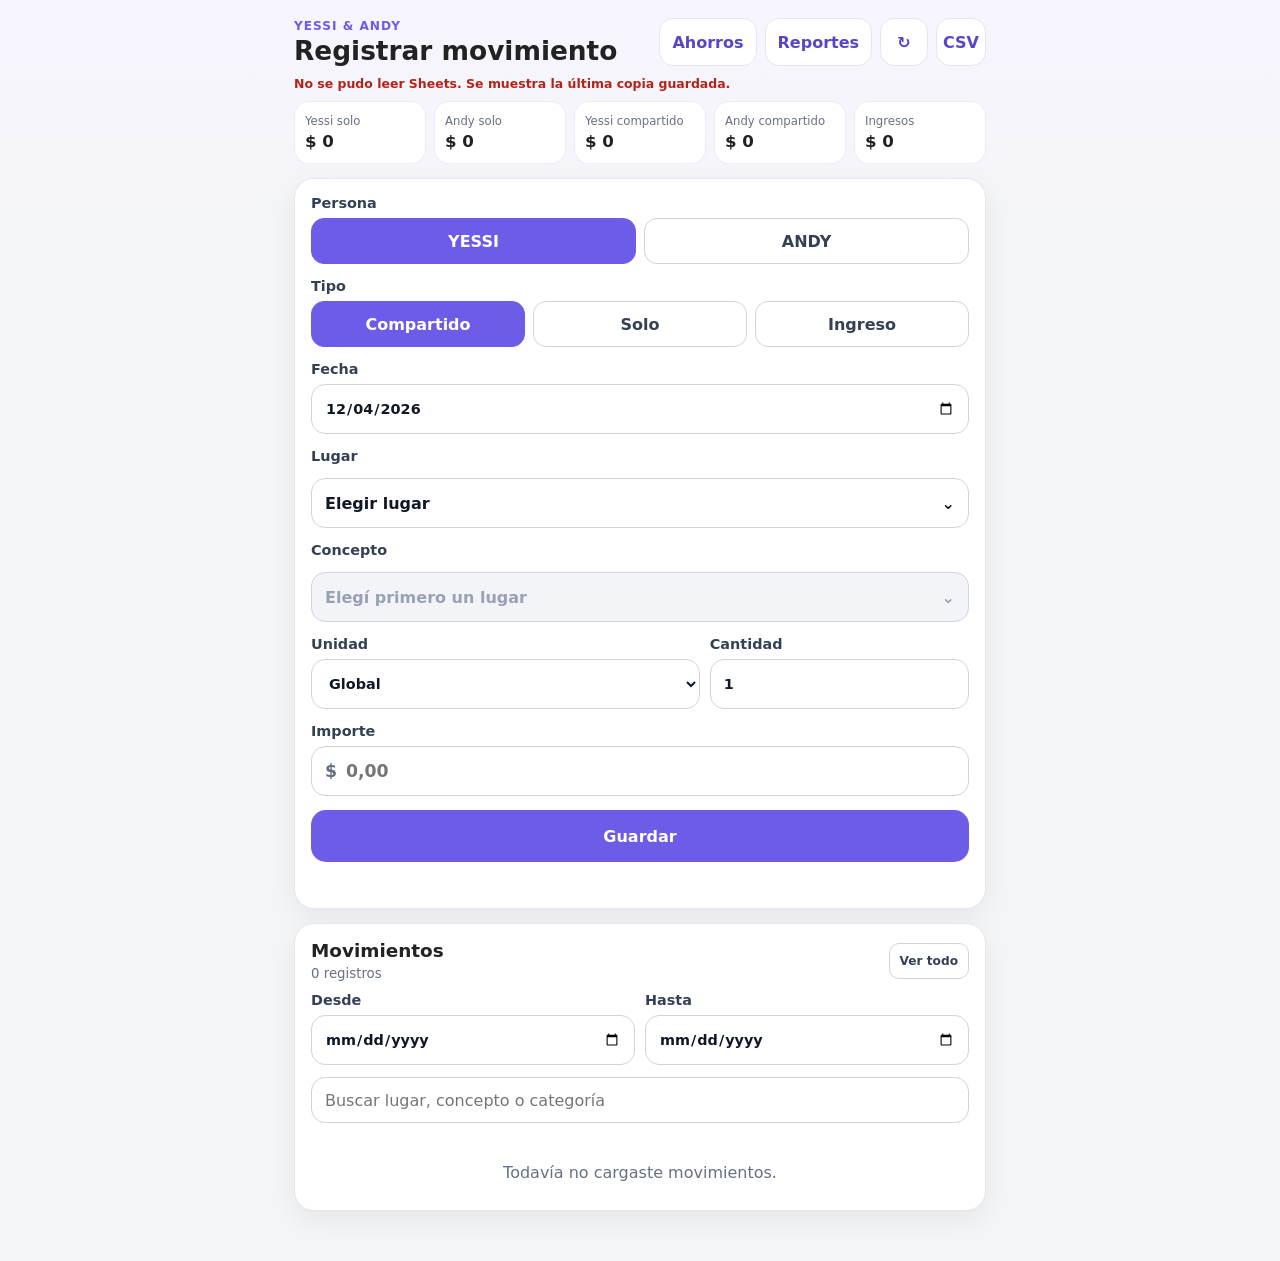
<file: index.html>
<!DOCTYPE html>
<html lang="es">
<head>
  <meta charset="UTF-8" />
  <meta name="viewport" content="width=device-width, initial-scale=1.0, viewport-fit=cover" />
  <meta name="theme-color" content="#6c5ce7" />
  <title>Gastos Yessi & Andy</title>
  <link rel="stylesheet" href="styles.css" />
</head>
<body>
  <main class="app-shell">
    <header class="topbar">
      <div>
        <p class="eyebrow">Yessi & Andy</p>
        <h1>Registrar movimiento</h1>
      </div>
      <div class="header-actions">
        <a class="icon-btn nav-link" href="ahorros.html">Ahorros</a>
        <a class="icon-btn nav-link" href="reportes.html">Reportes</a>
        <button id="sincronizarBtn" class="icon-btn" type="button" aria-label="Actualizar datos">↻</button>
        <button id="exportarBtn" class="icon-btn" type="button">CSV</button>
      </div>
    </header>

    <p id="estadoSync" class="sync-status">Conectando con Google Sheets…</p>
    <section class="summary-strip summary-five">
      <article><span>Yessi solo</span><strong id="totalYessiSolo">$ 0</strong></article>
      <article><span>Andy solo</span><strong id="totalAndySolo">$ 0</strong></article>
      <article><span>Yessi compartido</span><strong id="totalYessiCompartido">$ 0</strong></article>
      <article><span>Andy compartido</span><strong id="totalAndyCompartido">$ 0</strong></article>
      <article><span>Ingresos</span><strong id="totalIngresos">$ 0</strong></article>
    </section>

    <section class="panel">
      <form id="gastoForm" autocomplete="off">
        <input type="hidden" id="registroId" />

        <div>
          <span class="field-title">Persona</span>
          <div class="segmented" id="personaSelector">
            <button type="button" data-value="Yessi" class="active">YESSI</button>
            <button type="button" data-value="Andy">ANDY</button>
          </div>
        </div>

        <div>
          <span class="field-title">Tipo</span>
          <div class="segmented three" id="tipoSelector">
            <button type="button" data-value="Compartido" class="active">Compartido</button>
            <button type="button" data-value="Solo">Solo</button>
            <button type="button" data-value="Ingreso">Ingreso</button>
          </div>
        </div>

        <label>
          <span>Fecha</span>
          <input id="fecha" type="date" required />
        </label>

        <div class="picker-field">
          <span class="field-title">Lugar</span>
          <input id="lugar" type="hidden" required />
          <button id="abrirLugar" class="picker-button" type="button">
            <span id="lugarTexto">Elegir lugar</span>
            <span aria-hidden="true">⌄</span>
          </button>
        </div>

        <div class="picker-field">
          <span class="field-title">Concepto</span>
          <input id="concepto" type="hidden" required />
          <button id="abrirConcepto" class="picker-button" type="button" disabled>
            <span id="conceptoTexto">Elegí primero un lugar</span>
            <span aria-hidden="true">⌄</span>
          </button>
        </div>

        <div class="two-cols">
          <label>
            <span>Unidad</span>
            <select id="unidad" required>
              <option value="Global">Global</option>
              <option value="Unidad">Unidad</option>
              <option value="Kilogramo">Kilogramo</option>
              <option value="Litro">Litro</option>
              <option value="Docena">Docena</option>
              <option value="Metro">Metro</option>
              <option value="Hora">Hora</option>
              <option value="Otro">Otro</option>
            </select>
          </label>

          <label>
            <span>Cantidad</span>
            <input id="cantidad" type="number" min="0" step="0.01" value="1" required />
          </label>
        </div>

        <label>
          <span>Importe</span>
          <div class="money-field">
            <span>$</span>
            <input id="importe" type="number" min="0" step="0.01" inputmode="decimal" placeholder="0,00" required />
          </div>
        </label>

        <button id="guardarBtn" class="btn primary" type="submit">Guardar</button>
        <button id="cancelarBtn" class="btn ghost hidden" type="button">Cancelar edición</button>
        <p id="mensaje" class="message" aria-live="polite"></p>
      </form>
    </section>

    <section class="panel movements-panel">
      <div class="section-head">
        <div>
          <h2>Movimientos</h2>
          <small id="cantidadRegistros">0 registros</small>
        </div>
        <button id="limpiarFechasBtn" class="mini" type="button">Ver todo</button>
      </div>

      <div class="date-range">
        <label>
          <span>Desde</span>
          <input id="filtroDesde" type="date" />
        </label>
        <label>
          <span>Hasta</span>
          <input id="filtroHasta" type="date" />
        </label>
      </div>

      <input id="busqueda" class="search" type="search" placeholder="Buscar lugar, concepto o categoría" />
      <div id="listaRegistros" class="movement-list"></div>
      <div id="vacio" class="empty">Todavía no cargaste movimientos.</div>
    </section>
  </main>

  <template id="tarjetaTemplate">
    <article class="movement-card">
      <div class="movement-main">
        <div>
          <p data-campo="lugar" class="place"></p>
          <p data-campo="concepto" class="concept"></p>
          <div class="meta">
            <span data-campo="fecha"></span>
            <span data-campo="unidad"></span>
            <span data-campo="cantidad"></span>
          </div>
        </div>
        <strong data-campo="importe" class="amount"></strong>
      </div>
      <div class="movement-footer">
        <span data-campo="categoria" class="badge"></span>
        <div class="card-actions">
          <button type="button" class="mini editar">Editar</button>
          <button type="button" class="mini danger eliminar">Eliminar</button>
        </div>
      </div>
    </article>
  </template>


  <div id="selectorModal" class="modal hidden" role="dialog" aria-modal="true" aria-labelledby="modalTitulo">
    <div class="modal-backdrop" data-cerrar-modal></div>
    <section class="modal-sheet">
      <div class="modal-header">
        <div>
          <p class="eyebrow" id="modalEyebrow">Seleccionar</p>
          <h2 id="modalTitulo">Elegir</h2>
        </div>
        <button id="cerrarModal" class="modal-close" type="button" aria-label="Cerrar">×</button>
      </div>

      <input id="modalBusqueda" class="modal-search" type="search" placeholder="Buscar..." />
      <div id="modalFavoritos" class="quick-grid"></div>
      <div id="modalLista" class="option-list"></div>
      <button id="crearOpcion" class="btn ghost create-option hidden" type="button"></button>
    </section>
  </div>

  <script src="app.js"></script>
</body>
</html>
</file>
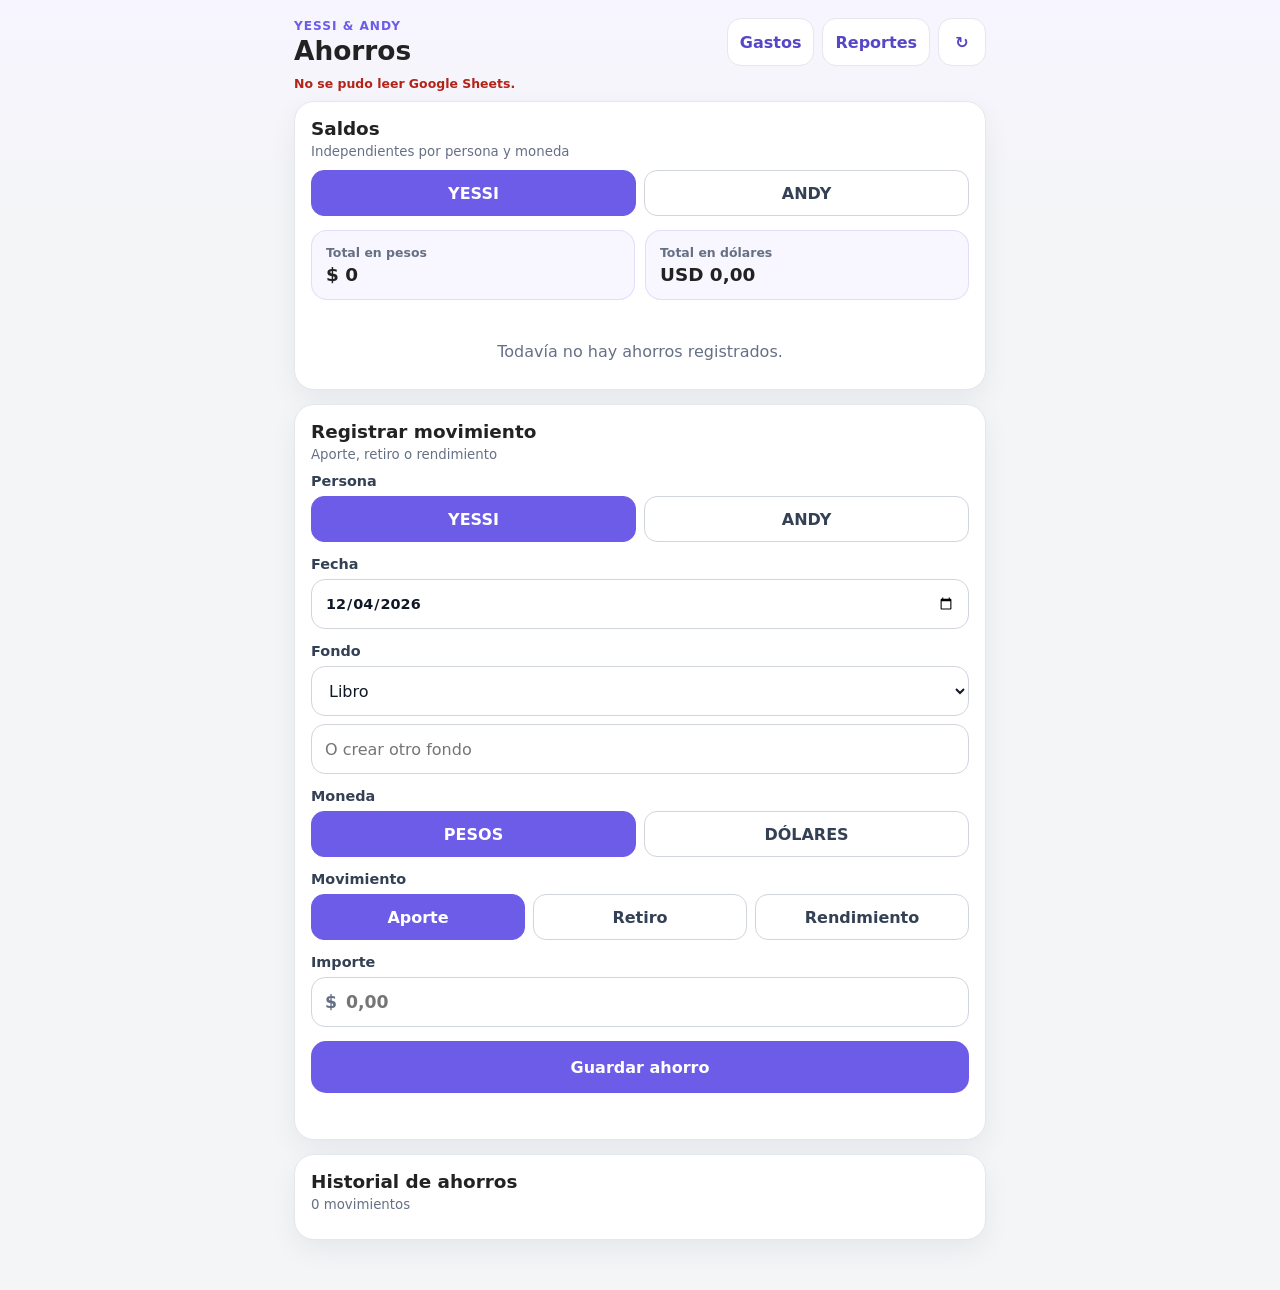
<file: ahorros.html>
<!DOCTYPE html>
<html lang="es">
<head>
  <meta charset="UTF-8" />
  <meta name="viewport" content="width=device-width, initial-scale=1.0, viewport-fit=cover" />
  <meta name="theme-color" content="#6c5ce7" />
  <title>Ahorros Yessi & Andy</title>
  <link rel="stylesheet" href="styles.css" />
</head>
<body>
  <main class="app-shell">
    <header class="topbar">
      <div>
        <p class="eyebrow">Yessi & Andy</p>
        <h1>Ahorros</h1>
      </div>
      <div class="header-actions">
        <a class="icon-btn nav-link" href="index.html">Gastos</a>
        <a class="icon-btn nav-link" href="reportes.html">Reportes</a>
        <button id="sincronizarBtn" class="icon-btn" type="button">↻</button>
      </div>
    </header>

    <p id="estadoSync" class="sync-status">Conectando con Google Sheets…</p>

    <section class="panel">
      <div class="section-head">
        <div>
          <h2>Saldos</h2>
          <small>Independientes por persona y moneda</small>
        </div>
      </div>

      <div class="segmented" id="personaResumenSelector">
        <button type="button" data-value="Yessi" class="active">YESSI</button>
        <button type="button" data-value="Andy">ANDY</button>
      </div>

      <section class="savings-total-grid" aria-label="Totales de ahorro">
        <article class="savings-total-card">
          <span>Total en pesos</span>
          <strong id="totalAhorroARS">$ 0</strong>
        </article>
        <article class="savings-total-card">
          <span>Total en dólares</span>
          <strong id="totalAhorroUSD">USD 0,00</strong>
        </article>
      </section>

      <div id="resumenAhorros" class="savings-summary savings-page-summary"></div>
      <div id="ahorrosVacio" class="empty">Todavía no hay ahorros registrados.</div>
    </section>

    <section class="panel">
      <div class="section-head">
        <div>
          <h2>Registrar movimiento</h2>
          <small>Aporte, retiro o rendimiento</small>
        </div>
      </div>

      <form id="ahorroForm" autocomplete="off">
        <div>
          <span class="field-title">Persona</span>
          <div class="segmented" id="personaAhorroSelector">
            <button type="button" data-value="Yessi" class="active">YESSI</button>
            <button type="button" data-value="Andy">ANDY</button>
          </div>
        </div>

        <label>
          <span>Fecha</span>
          <input id="fechaAhorro" type="date" required />
        </label>

        <div>
          <span class="field-title">Fondo</span>
          <div class="savings-fund-row">
            <select id="fondoAhorro">
              <option value="Libro">Libro</option>
              <option value="Salud">Salud</option>
              <option value="Casa">Casa</option>
              <option value="Libre">Libre</option>
              <option value="Dólares">Dólares</option>
            </select>
            <input id="fondoNuevo" type="text" placeholder="O crear otro fondo" />
          </div>
        </div>

        <div>
          <span class="field-title">Moneda</span>
          <div class="segmented" id="monedaAhorroSelector">
            <button type="button" data-value="ARS" class="active">PESOS</button>
            <button type="button" data-value="USD">DÓLARES</button>
          </div>
        </div>

        <div>
          <span class="field-title">Movimiento</span>
          <div class="segmented three" id="movimientoAhorroSelector">
            <button type="button" data-value="Aporte" class="active">Aporte</button>
            <button type="button" data-value="Retiro">Retiro</button>
            <button type="button" data-value="Rendimiento">Rendimiento</button>
          </div>
        </div>

        <label>
          <span>Importe</span>
          <div class="money-field">
            <span id="simboloMonedaAhorro">$</span>
            <input id="importeAhorro" type="number" min="0" step="0.01" inputmode="decimal" placeholder="0,00" required />
          </div>
        </label>

        <button id="guardarAhorroBtn" class="btn primary" type="submit">Guardar ahorro</button>
        <p id="mensajeAhorro" class="message" aria-live="polite"></p>
      </form>
    </section>

    <section class="panel">
      <div class="section-head">
        <div>
          <h2>Historial de ahorros</h2>
          <small id="cantidadAhorros">0 movimientos</small>
        </div>
      </div>
      <div id="listaAhorros" class="movement-list"></div>
    </section>
  </main>

  <script src="ahorros.js"></script>
</body>
</html>
</file>
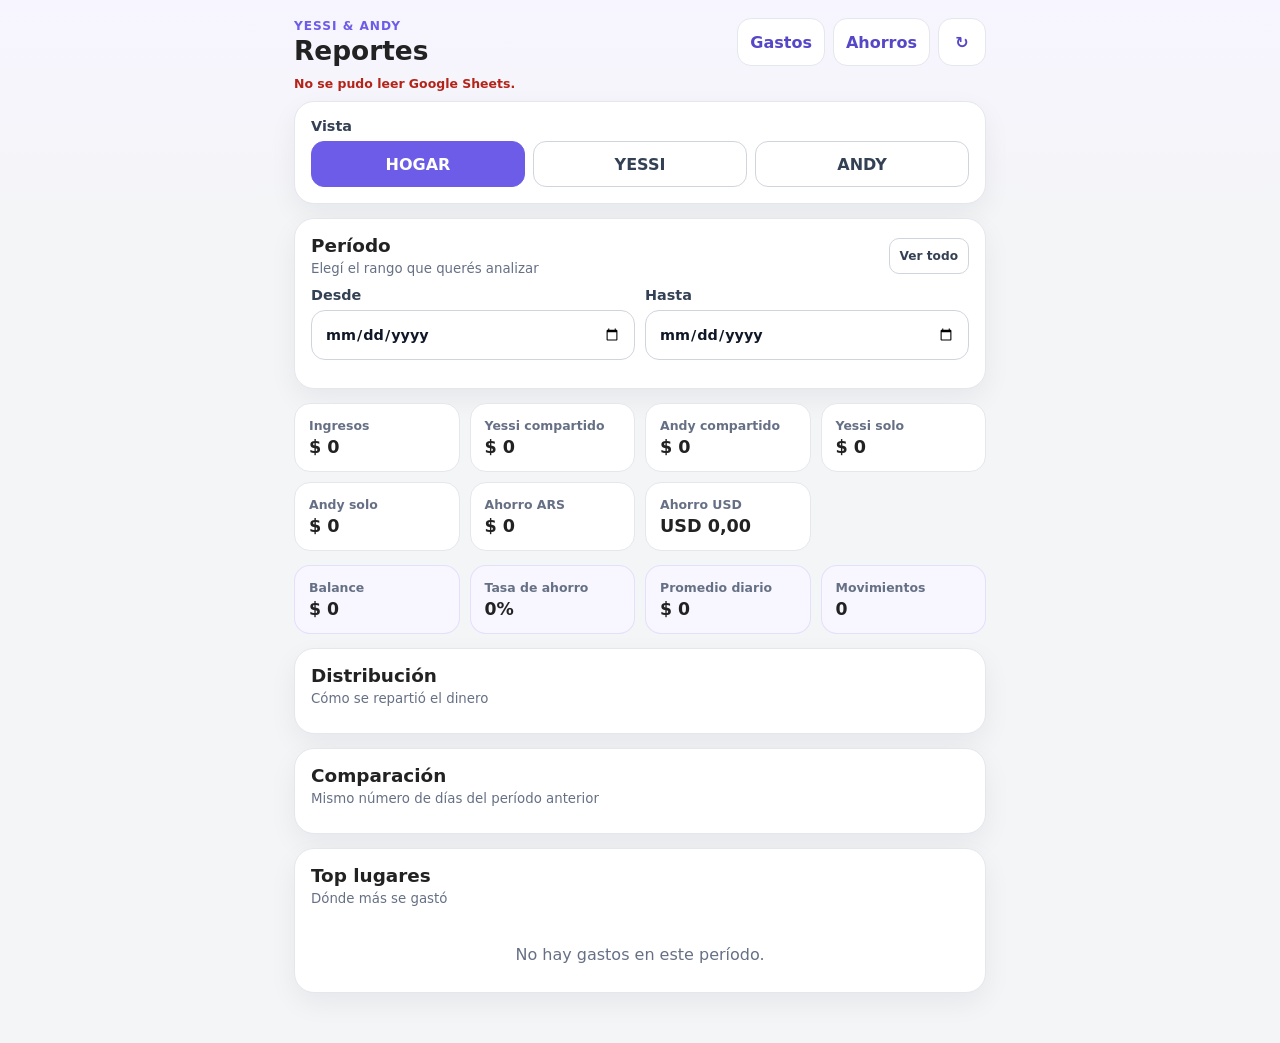
<file: reportes.html>
<!DOCTYPE html>
<html lang="es">
<head>
  <meta charset="UTF-8" />
  <meta name="viewport" content="width=device-width, initial-scale=1.0, viewport-fit=cover" />
  <meta name="theme-color" content="#6c5ce7" />
  <title>Reportes Yessi & Andy</title>
  <link rel="stylesheet" href="styles.css" />
</head>
<body>
  <main class="app-shell">
    <header class="topbar">
      <div>
        <p class="eyebrow">Yessi & Andy</p>
        <h1>Reportes</h1>
      </div>
      <div class="header-actions">
        <a class="icon-btn nav-link" href="index.html">Gastos</a>
        <a class="icon-btn nav-link" href="ahorros.html">Ahorros</a>
        <button id="sincronizarBtn" class="icon-btn" type="button">↻</button>
      </div>
    </header>

    <p id="estadoSync" class="sync-status">Conectando con Google Sheets…</p>

    <section class="panel">
      <span class="field-title">Vista</span>
      <div class="segmented three" id="alcanceSelector">
        <button type="button" data-value="Hogar" class="active">HOGAR</button>
        <button type="button" data-value="Yessi">YESSI</button>
        <button type="button" data-value="Andy">ANDY</button>
      </div>
    </section>

    <section class="panel">
      <div class="section-head">
        <div>
          <h2>Período</h2>
          <small>Elegí el rango que querés analizar</small>
        </div>
        <button id="verTodoBtn" class="mini" type="button">Ver todo</button>
      </div>

      <div class="date-range">
        <label>
          <span>Desde</span>
          <input id="filtroDesde" type="date" />
        </label>
        <label>
          <span>Hasta</span>
          <input id="filtroHasta" type="date" />
        </label>
      </div>
    </section>

    <section id="resumenHogar" class="report-grid report-grid-seven">
      <article class="report-card"><span>Ingresos</span><strong id="hogarIngresos">$ 0</strong></article>
      <article class="report-card"><span>Yessi compartido</span><strong id="hogarYessiCompartido">$ 0</strong></article>
      <article class="report-card"><span>Andy compartido</span><strong id="hogarAndyCompartido">$ 0</strong></article>
      <article class="report-card"><span>Yessi solo</span><strong id="hogarYessiSolo">$ 0</strong></article>
      <article class="report-card"><span>Andy solo</span><strong id="hogarAndySolo">$ 0</strong></article>
      <article class="report-card"><span>Ahorro ARS</span><strong id="hogarAhorroARS">$ 0</strong></article>
      <article class="report-card"><span>Ahorro USD</span><strong id="hogarAhorroUSD">USD 0,00</strong></article>
    </section>

    <section id="resumenPersonal" class="report-grid report-grid-personal hidden-by-scope">
      <article class="report-card"><span>Ingresos</span><strong id="personalIngresos">$ 0</strong></article>
      <article class="report-card"><span>Compartido</span><strong id="personalCompartido">$ 0</strong></article>
      <article class="report-card"><span>Solo</span><strong id="personalSolo">$ 0</strong></article>
      <article class="report-card"><span>Ahorro ARS</span><strong id="personalAhorroARS">$ 0</strong></article>
      <article class="report-card"><span>Ahorro USD</span><strong id="personalAhorroUSD">USD 0,00</strong></article>
    </section>

    <section class="indicator-grid">
      <article class="indicator-card"><span>Balance</span><strong id="balancePeriodo">$ 0</strong></article>
      <article class="indicator-card"><span>Tasa de ahorro</span><strong id="tasaAhorro">0%</strong></article>
      <article class="indicator-card"><span>Promedio diario</span><strong id="promedioDiario">$ 0</strong></article>
      <article class="indicator-card"><span>Movimientos</span><strong id="cantidadMovimientos">0</strong></article>
    </section>

    <section class="panel">
      <div class="section-head">
        <div>
          <h2>Distribución</h2>
          <small>Cómo se repartió el dinero</small>
        </div>
      </div>
      <div id="graficoDistribucion" class="bar-list"></div>
    </section>

    <section class="panel">
      <div class="section-head">
        <div>
          <h2>Comparación</h2>
          <small>Mismo número de días del período anterior</small>
        </div>
      </div>
      <div id="comparacionPeriodo" class="comparison-grid"></div>
    </section>

    <section class="panel">
      <div class="section-head">
        <div>
          <h2>Top lugares</h2>
          <small>Dónde más se gastó</small>
        </div>
      </div>
      <div id="topLugares" class="rank-list"></div>
      <div id="topVacio" class="empty">No hay gastos en este período.</div>
    </section>
  </main>

  <script src="reportes.js"></script>
</body>
</html>
</file>
<file: styles.css>
:root {
  font-family: Inter, system-ui, -apple-system, BlinkMacSystemFont, "Segoe UI", sans-serif;
  color: #222;
  background: #f4f5f7;
  --primary: #6c5ce7;
  --primary-dark: #5547c7;
  --border: #e4e7ec;
  --muted: #667085;
  --surface: #fff;
}
* { box-sizing: border-box; }
html { scroll-behavior: smooth; }
body {
  margin: 0;
  min-height: 100vh;
  background: linear-gradient(180deg, #f7f5ff 0, #f4f5f7 220px);
}
button, input, select { font: inherit; }
.app-shell {
  width: min(100%, 720px);
  margin: 0 auto;
  padding: max(18px, env(safe-area-inset-top)) 14px calc(36px + env(safe-area-inset-bottom));
}
.topbar, .section-head, .movement-main, .movement-footer {
  display: flex;
  align-items: center;
  justify-content: space-between;
  gap: 12px;
}
.topbar { margin-bottom: 14px; }
.eyebrow {
  margin: 0 0 2px;
  color: var(--primary);
  font-size: .76rem;
  font-weight: 850;
  text-transform: uppercase;
  letter-spacing: .08em;
}
h1, h2, p { margin-top: 0; }
h1 { margin-bottom: 0; font-size: 1.65rem; }
h2 { margin-bottom: 2px; font-size: 1.15rem; }
.icon-btn {
  min-width: 48px; min-height: 48px;
  border: 1px solid var(--border);
  border-radius: 14px;
  background: var(--surface);
  color: var(--primary-dark);
  font-weight: 850;
}
.summary-strip {
  display: grid;
  grid-template-columns: repeat(3,1fr);
  gap: 8px;
  margin-bottom: 14px;
}
.summary-strip article {
  min-width: 0;
  padding: 12px 10px;
  border: 1px solid rgba(108,92,231,.12);
  border-radius: 15px;
  background: rgba(255,255,255,.92);
}
.summary-strip span {
  display: block; margin-bottom: 4px;
  color: var(--muted); font-size: .73rem;
}
.summary-strip strong {
  display: block; overflow: hidden;
  font-size: clamp(.82rem,3.4vw,1.04rem);
  text-overflow: ellipsis; white-space: nowrap;
}
.panel {
  margin-bottom: 14px;
  padding: 16px;
  border: 1px solid var(--border);
  border-radius: 20px;
  background: var(--surface);
  box-shadow: 0 10px 28px rgba(15,23,42,.06);
}
form { display: flex; flex-direction: column; gap: 14px; }
label { display: flex; flex-direction: column; gap: 7px; color:#344054; font-size:.9rem; font-weight:750; }
.field-title { display:block; margin-bottom:7px; color:#344054; font-size:.9rem; font-weight:750; }
.segmented {
  display:grid;
  grid-template-columns:repeat(2,1fr);
  gap:8px;
}
.segmented.three { grid-template-columns:repeat(3,1fr); }
.segmented button {
  min-height:46px;
  border:1px solid #d0d5dd;
  border-radius:13px;
  background:#fff;
  color:#344054;
  font-weight:800;
}
.segmented button.active {
  background:var(--primary);
  color:#fff;
  border-color:var(--primary);
}
input, select {
  width:100%; min-height:50px;
  border:1px solid #d0d5dd;
  border-radius:14px;
  background:#fff;
  padding:12px 13px;
  color:#101828;
  outline:none;
}
input:focus, select:focus {
  border-color:var(--primary);
  box-shadow:0 0 0 4px rgba(108,92,231,.12);
}
.two-cols { display:grid; grid-template-columns:1.2fr .8fr; gap:10px; }
.money-field { position:relative; }
.money-field > span {
  position:absolute; left:14px; top:50%;
  transform:translateY(-50%);
  color:var(--muted); font-size:1.08rem;
}
.money-field input { padding-left:34px; font-size:1.08rem; font-weight:750; }
.btn {
  min-height:52px; border:0; border-radius:15px;
  padding:13px 18px; font-weight:850; cursor:pointer;
}
.primary { background:var(--primary); color:#fff; }
.ghost { background:#f2f4f7; color:#344054; }
.hidden { display:none; }
.message {
  min-height:20px; margin:-4px 0 0;
  color:#2563eb; font-size:.88rem; font-weight:700; text-align:center;
}
.section-head { margin-bottom:10px; }
.section-head small { color:var(--muted); }
.section-head input { width:auto; min-height:42px; padding:8px 10px; }
.search { min-height:46px; margin-bottom:12px; }
.movement-list { display:flex; flex-direction:column; gap:10px; }
.movement-card {
  padding:14px;
  border:1px solid var(--border);
  border-radius:16px;
  background:#fcfcfd;
}
.movement-main { align-items:flex-start; }
.place { margin-bottom:2px; font-weight:850; }
.concept { margin-bottom:7px; color:#475467; font-size:.92rem; }
.meta { display:flex; flex-wrap:wrap; gap:5px 10px; color:var(--muted); font-size:.76rem; }
.amount { color:#101828; font-size:1rem; white-space:nowrap; }
.movement-footer {
  margin-top:12px; padding-top:10px;
  border-top:1px solid #eaecf0;
}
.badge {
  display:inline-flex; max-width:55%; overflow:hidden;
  border-radius:999px; padding:5px 9px;
  background:#f1f0ff; color:var(--primary-dark);
  font-size:.72rem; font-weight:800;
  text-overflow:ellipsis; white-space:nowrap;
}
.card-actions { display:flex; gap:6px; }
.mini {
  min-height:36px; border:1px solid #d0d5dd;
  border-radius:10px; background:#fff;
  padding:7px 10px; color:#344054;
  font-size:.76rem; font-weight:750;
}
.danger { color:#b42318; }
.empty { padding:28px 8px 12px; color:var(--muted); text-align:center; }


.picker-field {
  display: flex;
  flex-direction: column;
  gap: 7px;
}

.picker-button {
  width: 100%;
  min-height: 50px;
  display: flex;
  align-items: center;
  justify-content: space-between;
  gap: 12px;
  border: 1px solid #d0d5dd;
  border-radius: 14px;
  background: #fff;
  padding: 12px 13px;
  color: #101828;
  text-align: left;
  font-weight: 700;
}

.picker-button:disabled {
  background: #f2f4f7;
  color: #98a2b3;
}

.modal {
  position: fixed;
  inset: 0;
  z-index: 100;
  display: flex;
  align-items: flex-end;
  justify-content: center;
}

.modal.hidden {
  display: none;
}

.modal-backdrop {
  position: absolute;
  inset: 0;
  background: rgba(16, 24, 40, 0.48);
}

.modal-sheet {
  position: relative;
  width: min(100%, 720px);
  max-height: 86vh;
  overflow-y: auto;
  border-radius: 24px 24px 0 0;
  background: #fff;
  padding: 18px 16px calc(18px + env(safe-area-inset-bottom));
  box-shadow: 0 -18px 50px rgba(15, 23, 42, 0.18);
}

.modal-header {
  display: flex;
  align-items: center;
  justify-content: space-between;
  gap: 12px;
  margin-bottom: 12px;
}

.modal-close {
  width: 44px;
  height: 44px;
  border: 0;
  border-radius: 12px;
  background: #f2f4f7;
  color: #344054;
  font-size: 1.8rem;
  line-height: 1;
}

.modal-search {
  margin-bottom: 14px;
}

.quick-grid {
  display: grid;
  grid-template-columns: repeat(2, minmax(0, 1fr));
  gap: 8px;
  margin-bottom: 14px;
}

.quick-option {
  min-height: 46px;
  border: 1px solid rgba(108, 92, 231, 0.2);
  border-radius: 13px;
  background: #f7f5ff;
  color: #3f34a5;
  padding: 10px 12px;
  text-align: left;
  font-weight: 800;
}

.option-list {
  display: flex;
  flex-direction: column;
  gap: 8px;
}

.option-item {
  min-height: 48px;
  display: flex;
  align-items: center;
  justify-content: space-between;
  gap: 12px;
  border: 1px solid #e4e7ec;
  border-radius: 13px;
  background: #fff;
  padding: 11px 12px;
  color: #344054;
  text-align: left;
  font-weight: 700;
}

.option-count {
  color: #98a2b3;
  font-size: 0.78rem;
  font-weight: 700;
}

.create-option {
  width: 100%;
  margin-top: 12px;
}


.header-actions {
  display: flex;
  gap: 8px;
}

.sync-status {
  margin: -4px 0 10px;
  color: var(--muted);
  font-size: 0.78rem;
  font-weight: 700;
}

.sync-status.ok {
  color: #067647;
}

.sync-status.error {
  color: #b42318;
}

.icon-btn:disabled,
.btn:disabled {
  opacity: 0.6;
  cursor: wait;
}


.date-range {
  display: grid;
  grid-template-columns: 1fr 1fr;
  gap: 10px;
  margin-bottom: 12px;
}

.date-range label {
  margin: 0;
}

@media (max-width: 420px) {
  .date-range {
    grid-template-columns: 1fr;
  }
}


.nav-link {
  display: inline-flex;
  align-items: center;
  justify-content: center;
  width: auto;
  padding: 0 12px;
  text-decoration: none;
}

.summary-four {
  grid-template-columns: repeat(2, minmax(0, 1fr));
}

@media (min-width: 650px) {
  .summary-four {
    grid-template-columns: repeat(4, minmax(0, 1fr));
  }
}


.savings-page-summary {
  margin-top: 14px;
}

.savings-card {
  padding: 14px;
  border: 1px solid #e4e7ec;
  border-radius: 16px;
  background: #fcfcfd;
}

.savings-card + .savings-card {
  margin-top: 10px;
}

.savings-card-head,
.savings-currency-line {
  display: flex;
  align-items: center;
  justify-content: space-between;
  gap: 12px;
}

.savings-card-head {
  margin-bottom: 10px;
}

.savings-card-title {
  font-weight: 850;
}

.savings-currency-line {
  padding: 8px 0;
  border-top: 1px solid #eaecf0;
}

.currency-label {
  color: #667085;
  font-size: 0.8rem;
  font-weight: 800;
}

.savings-fund-row {
  display: grid;
  gap: 8px;
}


.savings-total-grid {
  display: grid;
  grid-template-columns: 1fr 1fr;
  gap: 10px;
  margin-top: 14px;
  margin-bottom: 14px;
}

.savings-total-card {
  padding: 14px;
  border: 1px solid rgba(108, 92, 231, 0.16);
  border-radius: 16px;
  background: #f8f7ff;
}

.savings-total-card span {
  display: block;
  margin-bottom: 4px;
  color: #667085;
  font-size: 0.78rem;
  font-weight: 700;
}

.savings-total-card strong {
  display: block;
  font-size: 1.15rem;
}

@media (max-width: 420px) {
  .savings-total-grid {
    grid-template-columns: 1fr;
  }
}


.report-grid {
  display: grid;
  grid-template-columns: repeat(2, minmax(0, 1fr));
  gap: 10px;
  margin-bottom: 14px;
}

.report-card {
  padding: 14px;
  border: 1px solid #e4e7ec;
  border-radius: 16px;
  background: #fff;
}

.report-card span {
  display: block;
  margin-bottom: 4px;
  color: #667085;
  font-size: 0.78rem;
  font-weight: 700;
}

.report-card strong {
  display: block;
  font-size: 1.1rem;
}

.bar-list,
.rank-list {
  display: flex;
  flex-direction: column;
  gap: 12px;
}

.bar-item-head,
.rank-item,
.comparison-card-head {
  display: flex;
  align-items: center;
  justify-content: space-between;
  gap: 12px;
}

.bar-track {
  height: 10px;
  margin-top: 7px;
  overflow: hidden;
  border-radius: 999px;
  background: #eaecf0;
}

.bar-fill {
  height: 100%;
  border-radius: inherit;
  background: var(--primary);
}

.bar-label,
.rank-label {
  font-weight: 800;
}

.bar-value,
.rank-value {
  color: #475467;
  font-size: 0.88rem;
  font-weight: 750;
}

.comparison-grid {
  display: grid;
  gap: 10px;
}

.comparison-card {
  padding: 13px;
  border: 1px solid #e4e7ec;
  border-radius: 15px;
  background: #fcfcfd;
}

.comparison-change {
  margin-top: 5px;
  font-size: 0.8rem;
  font-weight: 800;
}

.comparison-up {
  color: #b42318;
}

.comparison-down {
  color: #067647;
}

.comparison-neutral {
  color: #667085;
}

.rank-item {
  padding: 11px 0;
  border-bottom: 1px solid #eaecf0;
}

.rank-item:last-child {
  border-bottom: 0;
}

@media (min-width: 700px) {
  .report-grid {
    grid-template-columns: repeat(3, minmax(0, 1fr));
  }
}


.summary-five {
  grid-template-columns: repeat(2, minmax(0, 1fr));
}

.summary-five article:last-child {
  grid-column: 1 / -1;
}

@media (min-width: 760px) {
  .summary-five {
    grid-template-columns: repeat(5, minmax(0, 1fr));
  }

  .summary-five article:last-child {
    grid-column: auto;
  }
}


.report-scope-panel {
  padding: 14px 16px;
}

.report-grid-seven {
  grid-template-columns: repeat(2, minmax(0, 1fr));
}

.indicator-grid {
  display: grid;
  grid-template-columns: repeat(2, minmax(0, 1fr));
  gap: 10px;
  margin-bottom: 14px;
}

.indicator-card {
  padding: 14px;
  border: 1px solid rgba(108, 92, 231, 0.15);
  border-radius: 16px;
  background: #f8f7ff;
}

.indicator-card span {
  display: block;
  margin-bottom: 4px;
  color: #667085;
  font-size: 0.78rem;
  font-weight: 700;
}

.indicator-card strong {
  display: block;
  font-size: 1.08rem;
}

.hidden-by-scope {
  display: none !important;
}

@media (min-width: 760px) {
  .report-grid-seven {
    grid-template-columns: repeat(4, minmax(0, 1fr));
  }

  .indicator-grid {
    grid-template-columns: repeat(4, minmax(0, 1fr));
  }
}


.report-grid-personal {
  grid-template-columns: repeat(2, minmax(0, 1fr));
}

@media (min-width: 760px) {
  .report-grid-personal {
    grid-template-columns: repeat(5, minmax(0, 1fr));
  }
}
</file>
